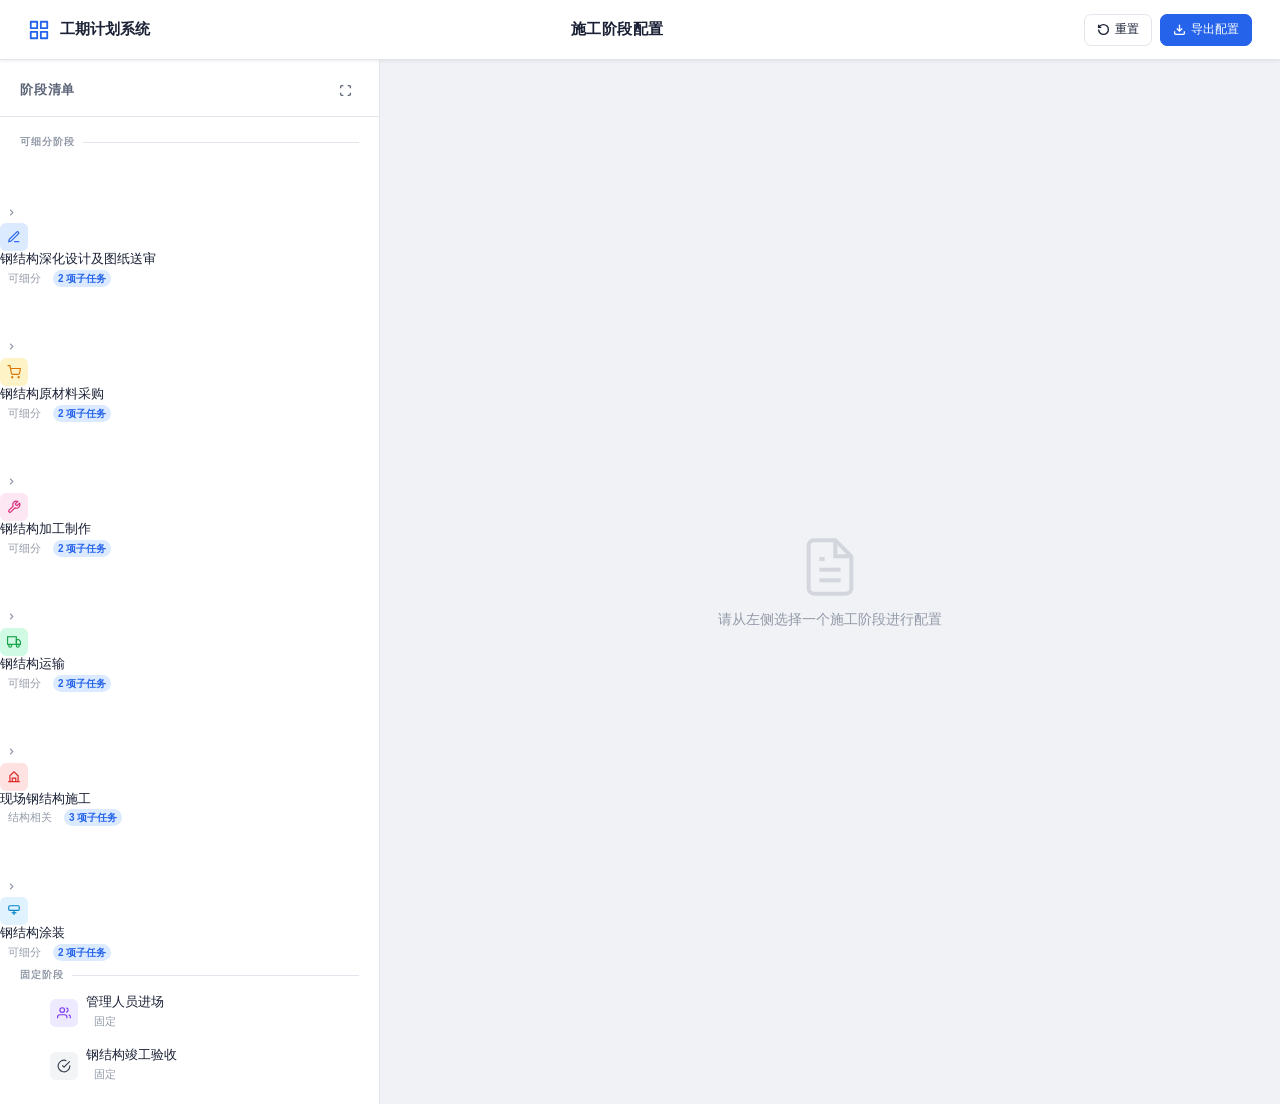
<file: construction-phase-config.html>
<!DOCTYPE html>
<html lang="zh-CN">
<head>
<meta charset="UTF-8">
<meta name="viewport" content="width=device-width, initial-scale=1.0">
<title>施工阶段配置 — 工期计划系统</title>
<style>
*, *::before, *::after { box-sizing: border-box; margin: 0; padding: 0; }

:root {
  --bg: #f0f2f5;
  --surface: #ffffff;
  --surface-2: #f8f9fb;
  --border: #e2e6ec;
  --border-strong: #c8cfd8;
  --text-primary: #1a2035;
  --text-secondary: #5c6478;
  --text-muted: #939aa8;
  --accent: #2563eb;
  --accent-light: #dbeafe;
  --accent-hover: #1d4ed8;
  --amber: #d97706;
  --amber-light: #fef3c7;
  --red: #dc2626;
  --red-light: #fee2e2;
  --green: #16a34a;
  --green-light: #dcfce7;
  --indigo: #4f46e5;
  --indigo-light: #eef2ff;
  --shadow-sm: 0 1px 3px rgba(0,0,0,0.08);
  --shadow-md: 0 4px 12px rgba(0,0,0,0.10);
  --shadow-lg: 0 8px 30px rgba(0,0,0,0.12);
  --radius: 10px;
  --radius-lg: 14px;
  --font: "PingFang SC", "Microsoft YaHei", "Segoe UI", sans-serif;
}

body {
  font-family: var(--font);
  background: var(--bg);
  color: var(--text-primary);
  min-height: 100dvh;
  display: flex;
  flex-direction: column;
}

/* ─── HEADER ─────────────────────────────── */
.header {
  background: var(--surface);
  border-bottom: 1px solid var(--border);
  padding: 0 28px;
  height: 60px;
  display: flex;
  align-items: center;
  gap: 16px;
  position: sticky;
  top: 0;
  z-index: 100;
  box-shadow: var(--shadow-sm);
}
.header-logo {
  display: flex;
  align-items: center;
  gap: 10px;
  font-weight: 700;
  font-size: 15px;
  color: var(--text-primary);
  white-space: nowrap;
}
.header-logo svg { color: var(--accent); }
.header-title {
  flex: 1;
  text-align: center;
  font-size: 15px;
  font-weight: 600;
  color: var(--text-primary);
  letter-spacing: 0.5px;
}
.header-actions { display: flex; gap: 8px; }

/* ─── LAYOUT ─────────────────────────────── */
.layout { display: flex; flex: 1; overflow: hidden; height: calc(100dvh - 60px); }

/* ─── LEFT PANEL — Phase Tree ─────────────── */
.left-panel {
  width: 380px;
  min-width: 300px;
  background: var(--surface);
  border-right: 1px solid var(--border);
  display: flex;
  flex-direction: column;
  overflow: hidden;
}
.panel-header {
  padding: 16px 20px 12px;
  border-bottom: 1px solid var(--border);
  display: flex;
  align-items: center;
  justify-content: space-between;
}
.panel-title {
  font-size: 13px;
  font-weight: 600;
  color: var(--text-secondary);
  text-transform: uppercase;
  letter-spacing: 0.8px;
}
.panel-body { flex: 1; overflow-y: auto; padding: 12px 0; }

/* ─── PHASE TREE ─────────────────────────── */
.phase-group-label {
  padding: 6px 20px 4px;
  font-size: 10px;
  font-weight: 700;
  color: var(--text-muted);
  text-transform: uppercase;
  letter-spacing: 1px;
  display: flex;
  align-items: center;
  gap: 8px;
}
.phase-group-label::after {
  content: '';
  flex: 1;
  height: 1px;
  background: var(--border);
}

.phase-item {
  border: none;
  background: transparent;
  width: 100%;
  text-align: left;
  cursor: pointer;
  outline: none;
  transition: background 0.15s;
  position: relative;
}
.phase-item:hover { background: var(--surface-2); }
.phase-item.active {
  background: var(--accent-light);
}
.phase-item.active::before {
  content: '';
  position: absolute;
  left: 0;
  top: 4px; bottom: 4px;
  width: 3px;
  background: var(--accent);
  border-radius: 0 3px 3px 0;
}

.phase-row {
  display: flex;
  align-items: center;
  gap: 8px;
  padding: 8px 12px 8px 20px;
  min-height: 44px;
}
.phase-expand {
  width: 22px; height: 22px;
  border: none; background: transparent;
  cursor: pointer;
  display: flex; align-items: center; justify-content: center;
  border-radius: 4px;
  color: var(--text-muted);
  flex-shrink: 0;
  transition: background 0.15s, color 0.15s;
}
.phase-expand:hover { background: var(--border); color: var(--text-primary); }
.phase-expand.expanded { transform: rotate(90deg); }
.phase-expand.hidden { visibility: hidden; }

.phase-icon {
  width: 28px; height: 28px;
  border-radius: 6px;
  display: flex; align-items: center; justify-content: center;
  flex-shrink: 0;
  font-size: 13px;
}
.phase-icon.design { background: #dbeafe; color: #2563eb; }
.phase-icon.purchase { background: #fef3c7; color: #d97706; }
.phase-icon.mfg { background: #fce7f3; color: #db2777; }
.phase-icon.transport { background: #d1fae5; color: #16a34a; }
.phase-icon.mgmt { background: #ede9fe; color: #7c3aed; }
.phase-icon.construction { background: #fee2e2; color: #dc2626; }
.phase-icon.coating { background: #e0f2fe; color: #0284c7; }
.phase-icon.accept { background: #f3f4f6; color: #374151; }
.phase-icon.project { background: #f1f5f9; color: #475569; }

.phase-info { flex: 1; min-width: 0; }
.phase-name {
  font-size: 13px;
  font-weight: 500;
  color: var(--text-primary);
  white-space: nowrap;
  overflow: hidden;
  text-overflow: ellipsis;
  line-height: 1.3;
}
.phase-name.custom { color: var(--indigo); }
.phase-sublabel {
  font-size: 10px;
  color: var(--text-muted);
  margin-top: 1px;
  display: flex; align-items: center; gap: 4px;
}
.sub-count-badge {
  background: var(--accent-light);
  color: var(--accent);
  font-size: 10px;
  font-weight: 600;
  padding: 1px 5px;
  border-radius: 10px;
  line-height: 1.5;
}
.phase-duration {
  font-size: 11px;
  color: var(--text-secondary);
  font-weight: 500;
  white-space: nowrap;
  flex-shrink: 0;
}
.phase-duration .unit { font-size: 10px; color: var(--text-muted); font-weight: 400; }

/* ─── SUB-ITEMS ─────────────────────────── */
.sub-items-container {
  display: none;
  padding-left: 44px;
  background: var(--surface-2);
  border-top: 1px solid var(--border);
  border-bottom: 1px solid var(--border);
  margin-bottom: 2px;
}
.sub-items-container.expanded { display: block; }

.sub-item {
  display: flex;
  align-items: center;
  gap: 8px;
  padding: 7px 12px;
  border-bottom: 1px solid var(--border);
  min-height: 38px;
  position: relative;
}
.sub-item:last-child { border-bottom: none; }
.sub-item-dot {
  width: 6px; height: 6px;
  border-radius: 50%;
  background: var(--border-strong);
  flex-shrink: 0;
}
.sub-item-info { flex: 1; min-width: 0; }
.sub-item-name {
  font-size: 12px;
  color: var(--text-primary);
  white-space: nowrap;
  overflow: hidden;
  text-overflow: ellipsis;
}
.sub-item-dates {
  font-size: 10px;
  color: var(--text-muted);
  margin-top: 1px;
}
.sub-item-duration {
  font-size: 11px;
  color: var(--text-secondary);
  font-weight: 500;
  flex-shrink: 0;
}
.sub-item-actions {
  display: flex; gap: 2px;
  opacity: 0;
  transition: opacity 0.15s;
  flex-shrink: 0;
}
.sub-item:hover .sub-item-actions { opacity: 1; }

/* ─── RIGHT PANEL — Detail Editor ────────── */
.right-panel {
  flex: 1;
  overflow-y: auto;
  padding: 24px;
  display: flex;
  flex-direction: column;
  gap: 20px;
}
.right-panel-empty {
  flex: 1;
  display: flex;
  flex-direction: column;
  align-items: center;
  justify-content: center;
  gap: 12px;
  color: var(--text-muted);
}
.right-panel-empty svg { opacity: 0.3; }
.right-panel-empty p { font-size: 14px; }

/* ─── CARDS ─────────────────────────────── */
.card {
  background: var(--surface);
  border: 1px solid var(--border);
  border-radius: var(--radius-lg);
  box-shadow: var(--shadow-sm);
  overflow: hidden;
}
.card-header {
  padding: 14px 20px;
  border-bottom: 1px solid var(--border);
  display: flex;
  align-items: center;
  gap: 10px;
  background: var(--surface-2);
}
.card-header-icon {
  width: 32px; height: 32px;
  border-radius: 8px;
  display: flex; align-items: center; justify-content: center;
}
.card-header-title { font-size: 14px; font-weight: 600; color: var(--text-primary); }
.card-header-sub { font-size: 11px; color: var(--text-muted); }
.card-body { padding: 20px; }

/* ─── FORM ELEMENTS ─────────────────────── */
.form-grid {
  display: grid;
  grid-template-columns: 1fr 1fr;
  gap: 16px;
}
.form-grid.full { grid-template-columns: 1fr; }
.form-group { display: flex; flex-direction: column; gap: 6px; }
.form-label {
  font-size: 12px;
  font-weight: 500;
  color: var(--text-secondary);
  display: flex; align-items: center; gap: 4px;
}
.form-label .required { color: var(--red); }
.form-input {
  height: 36px;
  padding: 0 12px;
  border: 1px solid var(--border);
  border-radius: 8px;
  font-size: 13px;
  font-family: var(--font);
  color: var(--text-primary);
  background: var(--surface);
  transition: border-color 0.15s, box-shadow 0.15s;
  outline: none;
}
.form-input:focus {
  border-color: var(--accent);
  box-shadow: 0 0 0 3px rgba(37,99,235,0.12);
}
.form-input:disabled {
  background: var(--surface-2);
  color: var(--text-muted);
  cursor: not-allowed;
}
.form-input.has-value { color: var(--accent); font-weight: 600; }
.form-hint { font-size: 11px; color: var(--text-muted); }

.date-display {
  height: 36px;
  padding: 0 12px;
  border: 1px solid var(--border);
  border-radius: 8px;
  font-size: 13px;
  font-family: var(--font);
  display: flex; align-items: center;
  background: var(--surface-2);
  color: var(--text-secondary);
  gap: 4px;
}
.date-display.calculated { color: var(--accent); font-weight: 600; }
.date-display .calc-icon {
  color: var(--accent);
  margin-left: auto;
}

/* ─── STATS BAR ─────────────────────────── */
.stats-bar {
  display: grid;
  grid-template-columns: repeat(4, 1fr);
  gap: 12px;
  margin-bottom: 4px;
}
.stat-item {
  background: var(--surface);
  border: 1px solid var(--border);
  border-radius: var(--radius);
  padding: 12px 16px;
  display: flex;
  flex-direction: column;
  gap: 4px;
}
.stat-value {
  font-size: 20px;
  font-weight: 700;
  color: var(--text-primary);
  line-height: 1;
}
.stat-label { font-size: 11px; color: var(--text-muted); }
.stat-item.highlight .stat-value { color: var(--accent); }
.stat-item.highlight { border-color: var(--accent-light); background: var(--accent-light); }

/* ─── SUB-ITEMS EDITOR ──────────────────── */
.sub-editor-header {
  display: flex;
  align-items: center;
  justify-content: space-between;
  padding: 14px 20px;
  border-bottom: 1px solid var(--border);
  background: var(--surface-2);
}
.sub-editor-title { font-size: 13px; font-weight: 600; color: var(--text-primary); }
.sub-list { padding: 8px 0; }
.sub-row {
  display: flex;
  align-items: center;
  gap: 10px;
  padding: 10px 20px;
  border-bottom: 1px solid var(--border);
  transition: background 0.12s;
}
.sub-row:hover { background: var(--surface-2); }
.sub-row:last-child { border-bottom: none; }
.sub-row-num {
  width: 20px;
  font-size: 11px;
  color: var(--text-muted);
  font-weight: 600;
  text-align: center;
  flex-shrink: 0;
}
.sub-row-fields { flex: 1; display: flex; gap: 8px; align-items: center; }
.sub-row-days {
  width: 72px;
  flex-shrink: 0;
}
.sub-row-dates {
  flex: 1;
  display: flex;
  gap: 6px;
  align-items: center;
  flex-wrap: wrap;
}
.sub-row-date {
  font-size: 11px;
  padding: 3px 8px;
  border-radius: 5px;
  background: var(--accent-light);
  color: var(--accent);
  font-weight: 600;
  white-space: nowrap;
}
.sub-row-date.end { background: var(--amber-light); color: var(--amber); }
.sub-row-arrow {
  color: var(--text-muted);
  font-size: 10px;
}
.sub-row-actions { display: flex; gap: 2px; flex-shrink: 0; }
.sub-empty {
  padding: 32px 20px;
  text-align: center;
  color: var(--text-muted);
  font-size: 13px;
  display: flex;
  flex-direction: column;
  align-items: center;
  gap: 8px;
}

/* ─── BUTTONS ───────────────────────────── */
.btn {
  display: inline-flex;
  align-items: center;
  gap: 5px;
  height: 32px;
  padding: 0 12px;
  border-radius: 7px;
  font-size: 12px;
  font-weight: 500;
  font-family: var(--font);
  cursor: pointer;
  border: 1px solid transparent;
  transition: all 0.15s;
  white-space: nowrap;
  outline: none;
}
.btn:active { transform: scale(0.97); }
.btn:focus-visible { box-shadow: 0 0 0 3px rgba(37,99,235,0.25); }
.btn-primary {
  background: var(--accent);
  color: #fff;
  border-color: var(--accent);
}
.btn-primary:hover { background: var(--accent-hover); border-color: var(--accent-hover); }
.btn-secondary {
  background: var(--surface);
  color: var(--text-primary);
  border-color: var(--border);
}
.btn-secondary:hover { background: var(--surface-2); border-color: var(--border-strong); }
.btn-ghost {
  background: transparent;
  color: var(--text-secondary);
  border-color: transparent;
  padding: 0 8px;
}
.btn-ghost:hover { background: var(--surface-2); color: var(--text-primary); }
.btn-danger { background: var(--red-light); color: var(--red); border-color: transparent; }
.btn-danger:hover { background: #fecaca; }
.btn-icon {
  width: 28px; height: 28px;
  padding: 0;
  display: flex; align-items: center; justify-content: center;
  border-radius: 6px;
  font-size: 13px;
  flex-shrink: 0;
}
.btn-icon.sm { width: 24px; height: 24px; font-size: 12px; }

/* ─── TOOLTIP ───────────────────────────── */
[data-tip] { position: relative; }
[data-tip]::after {
  content: attr(data-tip);
  position: absolute;
  bottom: calc(100% + 6px);
  left: 50%; transform: translateX(-50%);
  background: #1a2035;
  color: #fff;
  font-size: 11px;
  white-space: nowrap;
  padding: 4px 8px;
  border-radius: 5px;
  pointer-events: none;
  opacity: 0;
  transition: opacity 0.15s;
  z-index: 50;
}
[data-tip]:hover::after { opacity: 1; }

/* ─── SCROLLBAR ─────────────────────────── */
::-webkit-scrollbar { width: 5px; height: 5px; }
::-webkit-scrollbar-track { background: transparent; }
::-webkit-scrollbar-thumb { background: var(--border-strong); border-radius: 10px; }
::-webkit-scrollbar-thumb:hover { background: var(--text-muted); }

/* ─── DIVIDER ───────────────────────────── */
.divider { height: 1px; background: var(--border); margin: 4px 0; }

/* ─── TAGS ─────────────────────────────── */
.tag {
  display: inline-flex; align-items: center; gap: 4px;
  font-size: 11px; font-weight: 500;
  padding: 2px 8px; border-radius: 5px;
}
.tag-fixed { background: #f1f5f9; color: #64748b; }
.tag-sub { background: var(--accent-light); color: var(--accent); }
.tag-construction { background: #fee2e2; color: #dc2626; }

/* ─── PHASE HEADER DETAIL ─────────────── */
.phase-detail-badge {
  display: inline-flex;
  align-items: center;
  gap: 4px;
  font-size: 11px;
  font-weight: 500;
  padding: 2px 8px;
  border-radius: 5px;
  margin-left: 8px;
  vertical-align: middle;
}
.phase-detail-badge.fixed { background: #f1f5f9; color: #64748b; }
.phase-detail-badge.subdivisible { background: var(--accent-light); color: var(--accent); }
.phase-detail-badge.construction { background: #fee2e2; color: #dc2626; }

/* ─── DATE CALC HINT ───────────────────── */
.calc-hint {
  display: flex; align-items: center; gap: 6px;
  font-size: 11px; color: var(--text-muted);
  padding: 8px 12px;
  background: #f8fafc;
  border-radius: 6px;
  margin-top: 8px;
}
.calc-hint svg { color: var(--accent); flex-shrink: 0; }

/* ─── ADD SUB ROW ─────────────────────── */
.add-sub-form {
  display: flex;
  gap: 8px;
  padding: 12px 20px;
  border-top: 1px solid var(--border);
  background: var(--surface-2);
}
.add-sub-form .form-input { flex: 1; }

/* ─── ANIMATIONS ───────────────────────── */
@keyframes fadeIn {
  from { opacity: 0; transform: translateY(6px); }
  to { opacity: 1; transform: translateY(0); }
}
.card { animation: fadeIn 0.25s ease; }
.sub-row { animation: fadeIn 0.15s ease; }

/* ─── RESPONSIVE ───────────────────────── */
@media (max-width: 768px) {
  .layout { flex-direction: column; }
  .left-panel { width: 100%; height: 40%; border-right: none; border-bottom: 1px solid var(--border); }
  .form-grid { grid-template-columns: 1fr; }
  .stats-bar { grid-template-columns: 1fr 1fr; }
}
</style>
</head>
<body>

<!-- ─── HEADER ─────────────────────────────── -->
<header class="header">
  <div class="header-logo">
    <svg width="22" height="22" viewBox="0 0 24 24" fill="none" stroke="currentColor" stroke-width="2" stroke-linecap="round" stroke-linejoin="round">
      <rect x="3" y="3" width="7" height="7"/><rect x="14" y="3" width="7" height="7"/>
      <rect x="14" y="14" width="7" height="7"/><rect x="3" y="14" width="7" height="7"/>
    </svg>
    工期计划系统
  </div>
  <div class="header-title">施工阶段配置</div>
  <div class="header-actions">
    <button class="btn btn-secondary" onclick="resetToDefaults()" data-tip="恢复系统默认值">
      <svg width="13" height="13" viewBox="0 0 24 24" fill="none" stroke="currentColor" stroke-width="2.5"><path d="M3 12a9 9 0 1 0 9-9 9.75 9.75 0 0 0-6.74 2.74L3 8"/><path d="M3 3v5h5"/></svg>
      重置
    </button>
    <button class="btn btn-primary" onclick="exportConfig()">
      <svg width="13" height="13" viewBox="0 0 24 24" fill="none" stroke="currentColor" stroke-width="2.5"><path d="M21 15v4a2 2 0 0 1-2 2H5a2 2 0 0 1-2-2v-4"/><polyline points="7 10 12 15 17 10"/><line x1="12" y1="15" x2="12" y2="3"/></svg>
      导出配置
    </button>
  </div>
</header>

<!-- ─── MAIN LAYOUT ─────────────────────── -->
<div class="layout">
  <!-- LEFT: Phase Tree -->
  <aside class="left-panel">
    <div class="panel-header">
      <span class="panel-title">阶段清单</span>
      <button class="btn btn-ghost btn-icon" onclick="expandAll()" data-tip="全部展开">
        <svg width="13" height="13" viewBox="0 0 24 24" fill="none" stroke="currentColor" stroke-width="2.5"><path d="M8 3H5a2 2 0 0 0-2 2v3m18 0V5a2 2 0 0 0-2-2h-3m0 18h3a2 2 0 0 0 2-2v-3M3 16v3a2 2 0 0 0 2 2h3"/></svg>
      </button>
    </div>
    <div class="panel-body" id="phaseTree">
      <!-- Rendered by JS -->
    </div>
  </aside>

  <!-- RIGHT: Detail Editor -->
  <main class="right-panel" id="rightPanel">
    <div class="right-panel-empty" id="emptyState">
      <svg width="64" height="64" viewBox="0 0 24 24" fill="none" stroke="currentColor" stroke-width="1.5">
        <path d="M14 2H6a2 2 0 0 0-2 2v16a2 2 0 0 0 2 2h12a2 2 0 0 0 2-2V8z"/>
        <polyline points="14 2 14 8 20 8"/>
        <line x1="16" y1="13" x2="8" y2="13"/><line x1="16" y1="17" x2="8" y2="17"/>
        <polyline points="10 9 9 9 8 9"/>
      </svg>
      <p>请从左侧选择一个施工阶段进行配置</p>
    </div>
    <!-- Detail views rendered by JS -->
  </main>
</div>

<script>
// ══════════════════════════════════════════════
// DATA MODEL
// ══════════════════════════════════════════════

const PHASE_DEFAULTS = [
  {
    id: 'phase-design',
    name: '钢结构深化设计及图纸送审',
    type: 'subdivisible',
    icon: 'design',
    subItems: [
      { id: 'si-d1', name: '深化设计', days: 0, startDate: null, endDate: null },
      { id: 'si-d2', name: '图纸送审', days: 0, startDate: null, endDate: null }
    ],
    customName: '',
    days: 0,
    startDate: null,
    endDate: null,
    _expanded: false
  },
  {
    id: 'phase-purchase',
    name: '钢结构原材料采购',
    type: 'subdivisible',
    icon: 'purchase',
    subItems: [
      { id: 'si-p1', name: '材料采购', days: 0, startDate: null, endDate: null },
      { id: 'si-p2', name: '材料进场验收', days: 0, startDate: null, endDate: null }
    ],
    customName: '',
    days: 0,
    startDate: null,
    endDate: null,
    _expanded: false
  },
  {
    id: 'phase-mfg',
    name: '钢结构加工制作',
    type: 'subdivisible',
    icon: 'mfg',
    subItems: [
      { id: 'si-m1', name: '构件加工', days: 0, startDate: null, endDate: null },
      { id: 'si-m2', name: '质量检验', days: 0, startDate: null, endDate: null }
    ],
    customName: '',
    days: 0,
    startDate: null,
    endDate: null,
    _expanded: false
  },
  {
    id: 'phase-transport',
    name: '钢结构运输',
    type: 'subdivisible',
    icon: 'transport',
    subItems: [
      { id: 'si-t1', name: '装车发运', days: 0, startDate: null, endDate: null },
      { id: 'si-t2', name: '到场卸货', days: 0, startDate: null, endDate: null }
    ],
    customName: '',
    days: 0,
    startDate: null,
    endDate: null,
    _expanded: false
  },
  {
    id: 'phase-mgmt',
    name: '管理人员进场',
    type: 'fixed',
    icon: 'mgmt',
    subItems: [],
    customName: '',
    days: 0,
    startDate: null,
    endDate: null,
    _expanded: false
  },
  {
    id: 'phase-construction',
    name: '现场钢结构施工',
    type: 'construction',
    icon: 'construction',
    subItems: [
      { id: 'si-c1', name: '钢结构安装', days: 0, startDate: null, endDate: null },
      { id: 'si-c2', name: '高强螺栓紧固', days: 0, startDate: null, endDate: null },
      { id: 'si-c3', name: '焊接施工', days: 0, startDate: null, endDate: null }
    ],
    customName: '',
    days: 0,
    startDate: null,
    endDate: null,
    _expanded: false
  },
  {
    id: 'phase-coating',
    name: '钢结构涂装',
    type: 'subdivisible',
    icon: 'coating',
    subItems: [
      { id: 'si-ct1', name: '防腐涂装', days: 0, startDate: null, endDate: null },
      { id: 'si-ct2', name: '防火涂装', days: 0, startDate: null, endDate: null }
    ],
    customName: '',
    days: 0,
    startDate: null,
    endDate: null,
    _expanded: false
  },
  {
    id: 'phase-accept',
    name: '钢结构竣工验收',
    type: 'fixed',
    icon: 'accept',
    subItems: [],
    customName: '',
    days: 0,
    startDate: null,
    endDate: null,
    _expanded: false
  }
];

// Project-level config
const projectConfig = {
  name: '',
  baseDate: null // 基准日期，默认为今天
};

let phaseData = JSON.parse(JSON.stringify(PHASE_DEFAULTS));
let activePhaseId = null;
let nextSiId = 100;

// ══════════════════════════════════════════════
// DATE UTILITIES
// ══════════════════════════════════════════════

function fmtDate(dateStr) {
  if (!dateStr) return '—';
  const d = new Date(dateStr);
  return `${d.getFullYear()}-${String(d.getMonth()+1).padStart(2,'0')}-${String(d.getDate()).padStart(2,'0')}`;
}

function addDays(dateStr, days) {
  if (!dateStr || days === 0) return dateStr;
  const d = new Date(dateStr);
  d.setDate(d.getDate() + days);
  return d.toISOString().split('T')[0];
}

function subtractDays(dateStr, days) {
  return addDays(dateStr, -days);
}

function parseDate(str) {
  if (!str) return null;
  return new Date(str + 'T00:00:00');
}

function calcEndDate(startDate, days) {
  if (!startDate || !days) return null;
  return addDays(startDate, days - 1);
}

function calcStartDate(endDate, days) {
  if (!endDate || !days) return null;
  return subtractDays(endDate, days - 1);
}

function calcDays(startDate, endDate) {
  if (!startDate || !endDate) return 0;
  const s = parseDate(startDate);
  const e = parseDate(endDate);
  if (!s || !e || e < s) return 0;
  return Math.round((e - s) / 86400000) + 1;
}

function todayStr() {
  const d = new Date();
  return `${d.getFullYear()}-${String(d.getMonth()+1).padStart(2,'0')}-${String(d.getDate()).padStart(2,'0')}`;
}

function dateToLocalInput(dateStr) {
  if (!dateStr) return '';
  return dateStr;
}

// ══════════════════════════════════════════════
// RENDER — PHASE TREE
// ══════════════════════════════════════════════

function renderPhaseTree() {
  const container = document.getElementById('phaseTree');
  const phases = [
    { label: '项目管理', isProject: true },
    { label: null, isDivider: true },
    ...phaseData.map(p => ({ ...p, label: null, isDivider: false, isProject: false }))
  ];

  // Group: fixed / subdivisible
  const fixedPhases = phaseData.filter(p => p.type === 'fixed');
  const subPhases = phaseData.filter(p => p.type !== 'fixed');

  let html = '';

  // Subdivisible phases group
  if (subPhases.length) {
    html += '<div class="phase-group-label">可细分阶段</div>';
    subPhases.forEach(p => { html += renderPhaseItem(p, true); });
  }

  // Fixed phases group
  if (fixedPhases.length) {
    html += '<div class="phase-group-label">固定阶段</div>';
    fixedPhases.forEach(p => { html += renderPhaseItem(p, false); });
  }

  container.innerHTML = html;
}

function renderPhaseItem(phase, canExpand) {
  const displayName = phase.customName || phase.name;
  const hasSub = phase.subItems && phase.subItems.length > 0;
  const isActive = activePhaseId === phase.id;
  const totalDays = calcTotalDays(phase);
  const isExpanded = phase._expanded;

  const badgeMap = {
    'fixed': { label: '固定', cls: 'fixed' },
    'subdivisible': { label: '可细分', cls: 'subdivisible' },
    'construction': { label: '结构相关', cls: 'construction' }
  };
  const badge = badgeMap[phase.type] || badgeMap['subdivisible'];

  return `
    <div>
      <button class="phase-item ${isActive ? 'active' : ''}" onclick="selectPhase('${phase.id}')">
        <div class="phase-row">
          ${canExpand ? `
            <button class="phase-expand ${isExpanded ? 'expanded' : ''} ${!hasSub ? 'hidden' : ''}"
              onclick="event.stopPropagation(); toggleExpand('${phase.id}')">
              <svg width="11" height="11" viewBox="0 0 24 24" fill="none" stroke="currentColor" stroke-width="2.5"><polyline points="9 18 15 12 9 6"/></svg>
            </button>
          ` : '<div style="width:22px;flex-shrink:0"></div>'}
          <div class="phase-icon ${phase.icon}">
            ${getPhaseIconSvg(phase.icon)}
          </div>
          <div class="phase-info">
            <div class="phase-name ${phase.customName ? 'custom' : ''}" title="${displayName}">${displayName}</div>
            <div class="phase-sublabel">
              <span class="tag ${badge.cls}">${badge.label}</span>
              ${hasSub ? `<span class="sub-count-badge">${phase.subItems.length} 项子任务</span>` : ''}
            </div>
          </div>
          ${totalDays > 0 ? `
            <div class="phase-duration">${totalDays}<span class="unit"> 天</span></div>
          ` : ''}
        </div>
      </button>
      ${hasSub ? `
        <div class="sub-items-container ${isExpanded ? 'expanded' : ''}" id="sub-container-${phase.id}">
          ${phase.subItems.map(si => `
            <div class="sub-item">
              <div class="sub-item-dot"></div>
              <div class="sub-item-info">
                <div class="sub-item-name">${si.name || '未命名子任务'}</div>
                <div class="sub-item-dates">
                  ${si.startDate ? fmtDate(si.startDate) + ' ~ ' : '— ~ '}
                  ${si.endDate ? fmtDate(si.endDate) : '—'}
                </div>
              </div>
              ${si.days > 0 ? `<div class="sub-item-duration">${si.days} 天</div>` : ''}
              <div class="sub-item-actions">
                <button class="btn btn-icon btn-ghost sm" onclick="editSubItem('${phase.id}','${si.id}')" data-tip="编辑">
                  <svg width="11" height="11" viewBox="0 0 24 24" fill="none" stroke="currentColor" stroke-width="2.5"><path d="M11 4H4a2 2 0 0 0-2 2v14a2 2 0 0 0 2 2h14a2 2 0 0 0 2-2v-7"/><path d="M18.5 2.5a2.121 2.121 0 0 1 3 3L12 15l-4 1 1-4 9.5-9.5z"/></svg>
                </button>
                <button class="btn btn-icon btn-ghost sm" onclick="deleteSubItem('${phase.id}','${si.id}')" data-tip="删除">
                  <svg width="11" height="11" viewBox="0 0 24 24" fill="none" stroke="currentColor" stroke-width="2.5"><polyline points="3 6 5 6 21 6"/><path d="M19 6v14a2 2 0 0 1-2 2H7a2 2 0 0 1-2-2V6m3 0V4a1 1 0 0 1 1-1h4a1 1 0 0 1 1 1v2"/></svg>
                </button>
              </div>
            </div>
          `).join('')}
        </div>
      ` : ''}
    </div>
  `;
}

function getPhaseIconSvg(icon) {
  const icons = {
    design: '<svg width="14" height="14" viewBox="0 0 24 24" fill="none" stroke="currentColor" stroke-width="2"><path d="M12 20h9"/><path d="M16.5 3.5a2.121 2.121 0 0 1 3 3L7 19l-4 1 1-4L16.5 3.5z"/></svg>',
    purchase: '<svg width="14" height="14" viewBox="0 0 24 24" fill="none" stroke="currentColor" stroke-width="2"><circle cx="9" cy="21" r="1"/><circle cx="20" cy="21" r="1"/><path d="M1 1h4l2.68 13.39a2 2 0 0 0 2 1.61h9.72a2 2 0 0 0 2-1.61L23 6H6"/></svg>',
    mfg: '<svg width="14" height="14" viewBox="0 0 24 24" fill="none" stroke="currentColor" stroke-width="2"><path d="M14.7 6.3a1 1 0 0 0 0 1.4l1.6 1.6a1 1 0 0 0 1.4 0l3.77-3.77a6 6 0 0 1-7.94 7.94l-6.91 6.91a2.12 2.12 0 0 1-3-3l6.91-6.91a6 6 0 0 1 7.94-7.94l-3.76 3.76z"/></svg>',
    transport: '<svg width="14" height="14" viewBox="0 0 24 24" fill="none" stroke="currentColor" stroke-width="2"><rect x="1" y="3" width="15" height="13"/><polygon points="16 8 20 8 23 11 23 16 16 16 16 8"/><circle cx="5.5" cy="18.5" r="2.5"/><circle cx="18.5" cy="18.5" r="2.5"/></svg>',
    mgmt: '<svg width="14" height="14" viewBox="0 0 24 24" fill="none" stroke="currentColor" stroke-width="2"><path d="M17 21v-2a4 4 0 0 0-4-4H5a4 4 0 0 0-4 4v2"/><circle cx="9" cy="7" r="4"/><path d="M23 21v-2a4 4 0 0 0-3-3.87"/><path d="M16 3.13a4 4 0 0 1 0 7.75"/></svg>',
    construction: '<svg width="14" height="14" viewBox="0 0 24 24" fill="none" stroke="currentColor" stroke-width="2"><path d="M2 20h20"/><path d="M5 20V10l7-7 7 7v10"/><path d="M9 20v-6h6v6"/></svg>',
    coating: '<svg width="14" height="14" viewBox="0 0 24 24" fill="none" stroke="currentColor" stroke-width="2"><path d="M19 3H5a2 2 0 0 0-2 2v4a2 2 0 0 0 2 2h14a2 2 0 0 0 2-2V5a2 2 0 0 0-2-2z"/><path d="M12 11v8"/><path d="M8 15h8"/></svg>',
    accept: '<svg width="14" height="14" viewBox="0 0 24 24" fill="none" stroke="currentColor" stroke-width="2"><path d="M22 11.08V12a10 10 0 1 1-5.93-9.14"/><polyline points="22 4 12 14.01 9 11.01"/></svg>',
    project: '<svg width="14" height="14" viewBox="0 0 24 24" fill="none" stroke="currentColor" stroke-width="2"><path d="M3 9l9-7 9 7v11a2 2 0 0 1-2 2H5a2 2 0 0 1-2-2z"/><polyline points="9 22 9 12 15 12 15 22"/></svg>'
  };
  return icons[icon] || icons['project'];
}

function calcTotalDays(phase) {
  if (phase.subItems && phase.subItems.length > 0) {
    const subDays = phase.subItems.reduce((sum, si) => sum + (parseInt(si.days) || 0), 0);
    if (subDays > 0) return subDays;
  }
  return parseInt(phase.days) || 0;
}

// ══════════════════════════════════════════════
// RENDER — RIGHT PANEL DETAIL
// ══════════════════════════════════════════════

function renderRightPanel(phase) {
  const container = document.getElementById('rightPanel');
  const empty = document.getElementById('emptyState');
  if (empty) empty.style.display = 'none';

  const isFixed = phase.type === 'fixed';
  const hasSub = phase.subItems && phase.subItems.length > 0;
  const totalDays = calcTotalDays(phase);

  const badgeMap = {
    'fixed': { label: '固定阶段 · 不可细分', cls: 'fixed' },
    'subdivisible': { label: '可细分阶段 · 支持动态添加子任务', cls: 'subdivisible' },
    'construction': { label: '结构相关阶段 · 根据结构特点细分子任务', cls: 'construction' }
  };
  const badge = badgeMap[phase.type] || badgeMap['subdivisible'];

  const phaseDays = phase.days || 0;
  const phaseStart = phase.startDate || '';
  const phaseEnd = phase.endDate || '';

  container.innerHTML = `
    <!-- Summary Stats -->
    <div class="stats-bar">
      <div class="stat-item highlight">
        <div class="stat-value">${phaseDays || totalDays || 0}</div>
        <div class="stat-label">阶段总工期（天）</div>
      </div>
      <div class="stat-item">
        <div class="stat-value">${phaseStart ? fmtDate(phaseStart) : '—'}</div>
        <div class="stat-label">计划开始日期</div>
      </div>
      <div class="stat-item">
        <div class="stat-value">${phaseEnd ? fmtDate(phaseEnd) : '—'}</div>
        <div class="stat-label">计划结束日期</div>
      </div>
      <div class="stat-item">
        <div class="stat-value">${hasSub ? phase.subItems.length : 0}</div>
        <div class="stat-label">${isFixed ? '子任务数' : '已配置子任务'}</div>
      </div>
    </div>

    <!-- Phase Basic Info -->
    <div class="card">
      <div class="card-header">
        <div class="card-header-icon" style="background:var(--accent-light);color:var(--accent)">
          ${getPhaseIconSvg(phase.icon)}
        </div>
        <div>
          <div class="card-header-title">${phase.customName || phase.name}
            <span class="phase-detail-badge ${badge.cls}">${badge.label}</span>
          </div>
          <div class="card-header-sub">阶段基本信息配置</div>
        </div>
      </div>
      <div class="card-body">
        <div class="form-grid">
          <div class="form-group">
            <label class="form-label">阶段名称</label>
            <input type="text" class="form-input" id="phaseNameInput"
              value="${phase.customName || phase.name}"
              placeholder="输入阶段名称（留空使用系统默认值）"
              oninput="updatePhaseName('${phase.id}', this.value)">
            ${phase.customName ? '<span class="form-hint" style="color:var(--indigo)">已自定义名称，点击×恢复默认值</span>' : ''}
          </div>
          <div class="form-group">
            <label class="form-label">阶段工期（天）</label>
            <input type="number" class="form-input ${phaseDays > 0 ? 'has-value' : ''}" id="phaseDaysInput"
              value="${phaseDays || ''}"
              placeholder="输入天数"
              min="0" max="999"
              oninput="updatePhaseDays('${phase.id}', this.value)"
              ${isFixed && hasSub ? 'disabled' : ''}>
            ${isFixed && hasSub ? '<span class="form-hint">该阶段已配置子任务，工期由子任务自动汇总</span>' : ''}
          </div>
        </div>

        <div class="divider" style="margin:16px 0"></div>

        <div class="form-grid">
          <div class="form-group">
            <label class="form-label">开始日期</label>
            <input type="date" class="form-input ${phaseStart ? 'has-value' : ''}"
              id="phaseStartInput"
              value="${phaseStart}"
              onchange="updatePhaseStart('${phase.id}', this.value)">
          </div>
          <div class="form-group">
            <label class="form-label">结束日期</label>
            <input type="date" class="form-input ${phaseEnd ? 'has-value' : ''}"
              id="phaseEndInput"
              value="${phaseEnd}"
              onchange="updatePhaseEnd('${phase.id}', this.value)">
          </div>
        </div>

        <div class="calc-hint">
          <svg width="12" height="12" viewBox="0 0 24 24" fill="none" stroke="currentColor" stroke-width="2.5">
            <circle cx="12" cy="12" r="10"/><line x1="12" y1="8" x2="12" y2="12"/><line x1="12" y1="16" x2="12.01" y2="16"/>
          </svg>
          <span>填写天数后开始/结束日期自动计算；填写日期后天数自动推导；调整任一字段其余自动联动</span>
        </div>
      </div>
    </div>

    <!-- Sub Items Editor -->
    <div class="card">
      <div class="sub-editor-header">
        <div class="sub-editor-title">
          ${isFixed ? '子任务配置（该阶段为固定项，不支持添加子任务）' :
            (phase.type === 'construction' ? '子任务配置（根据结构特点动态配置）' : '子任务配置（动态添加）')}
        </div>
        ${!isFixed ? `
          <button class="btn btn-primary" onclick="showAddSubForm('${phase.id}')" style="height:28px;font-size:11px;padding:0 10px">
            <svg width="12" height="12" viewBox="0 0 24 24" fill="none" stroke="currentColor" stroke-width="2.5"><line x1="12" y1="5" x2="12" y2="19"/><line x1="5" y1="12" x2="19" y2="12"/></svg>
            添加子任务
          </button>
        ` : ''}
      </div>

      <!-- Sub items list -->
      ${hasSub ? `
        <div class="sub-list" id="subList-${phase.id}">
          ${phase.subItems.map((si, idx) => `
            <div class="sub-row" id="subrow-${si.id}">
              <div class="sub-row-num">${idx + 1}</div>
              <div class="sub-row-fields">
                <input type="text" class="form-input" style="flex:1;height:32px;font-size:12px"
                  value="${si.name}"
                  placeholder="子任务名称"
                  oninput="updateSubItemName('${phase.id}','${si.id}',this.value)">
                <div class="sub-row-days">
                  <input type="number" class="form-input ${si.days > 0 ? 'has-value' : ''}"
                    style="height:32px;font-size:12px;width:72px"
                    value="${si.days || ''}"
                    placeholder="天数"
                    min="0" max="999"
                    oninput="updateSubItemDays('${phase.id}','${si.id}',this.value)">
                </div>
                <div class="sub-row-dates">
                  <input type="date" class="form-input" style="height:32px;font-size:11px;width:130px"
                    value="${si.startDate || ''}"
                    onchange="updateSubItemStart('${phase.id}','${si.id}',this.value)">
                  <span class="sub-row-arrow">→</span>
                  <input type="date" class="form-input" style="height:32px;font-size:11px;width:130px"
                    value="${si.endDate || ''}"
                    onchange="updateSubItemEnd('${phase.id}','${si.id}',this.value)">
                </div>
              </div>
              <div class="sub-row-actions">
                <button class="btn btn-icon btn-ghost sm" onclick="moveSubItem('${phase.id}','${si.id}',-1)" data-tip="上移">
                  <svg width="11" height="11" viewBox="0 0 24 24" fill="none" stroke="currentColor" stroke-width="2.5"><polyline points="18 15 12 9 6 15"/></svg>
                </button>
                <button class="btn btn-icon btn-ghost sm" onclick="moveSubItem('${phase.id}','${si.id}',1)" data-tip="下移">
                  <svg width="11" height="11" viewBox="0 0 24 24" fill="none" stroke="currentColor" stroke-width="2.5"><polyline points="6 9 12 15 18 9"/></svg>
                </button>
                <button class="btn btn-icon btn-danger sm" onclick="deleteSubItemFromEditor('${phase.id}','${si.id}')" data-tip="删除">
                  <svg width="11" height="11" viewBox="0 0 24 24" fill="none" stroke="currentColor" stroke-width="2.5"><polyline points="3 6 5 6 21 6"/><path d="M19 6v14a2 2 0 0 1-2 2H7a2 2 0 0 1-2-2V6m3 0V4a1 1 0 0 1 1-1h4a1 1 0 0 1 1 1v2"/></svg>
                </button>
              </div>
            </div>
          `).join('')}
        </div>

        <!-- Add sub item form (hidden by default) -->
        <div id="addSubForm-${phase.id}" style="display:none">
          <div class="add-sub-form">
            <input type="text" class="form-input" id="newSubName-${phase.id}" placeholder="输入子任务名称" style="height:32px;font-size:12px">
            <input type="number" class="form-input" id="newSubDays-${phase.id}" placeholder="天数" min="0" style="height:32px;font-size:12px;width:72px">
            <button class="btn btn-primary" onclick="addSubItem('${phase.id}')" style="height:32px;font-size:12px;padding:0 10px">确认添加</button>
            <button class="btn btn-secondary" onclick="hideAddSubForm('${phase.id}')" style="height:32px;font-size:12px;padding:0 10px">取消</button>
          </div>
        </div>

        <div class="calc-hint" style="margin:0 20px 16px;border-radius:0 0 8px 8px">
          <svg width="12" height="12" viewBox="0 0 24 24" fill="none" stroke="currentColor" stroke-width="2.5">
            <circle cx="12" cy="12" r="10"/><line x1="12" y1="8" x2="12" y2="12"/><line x1="12" y1="16" x2="12.01" y2="16"/>
          </svg>
          <span>子任务工期汇总至阶段总工期，结束日期自动取最后一个子任务完成时间</span>
        </div>
      ` : !isFixed ? `
        <div class="sub-empty">
          <svg width="32" height="32" viewBox="0 0 24 24" fill="none" stroke="currentColor" stroke-width="1.5" style="opacity:0.3">
            <rect x="3" y="3" width="18" height="18" rx="2" ry="2"/>
            <line x1="12" y1="8" x2="12" y2="16"/><line x1="8" y1="12" x2="16" y2="12"/>
          </svg>
          <span>暂无子任务，请点击上方「添加子任务」开始配置</span>
          <button class="btn btn-primary" onclick="showAddSubForm('${phase.id}')" style="height:28px;font-size:11px;margin-top:4px">
            <svg width="12" height="12" viewBox="0 0 24 24" fill="none" stroke="currentColor" stroke-width="2.5"><line x1="12" y1="5" x2="12" y2="19"/><line x1="5" y1="12" x2="19" y2="12"/></svg>
            添加第一个子任务
          </button>
        </div>
      ` : `
        <div class="sub-empty">
          <svg width="32" height="32" viewBox="0 0 24 24" fill="none" stroke="currentColor" stroke-width="1.5" style="opacity:0.3">
            <rect x="3" y="3" width="18" height="18" rx="2" ry="2"/>
            <line x1="9" y1="9" x2="15" y2="15"/><line x1="15" y1="9" x2="9" y2="15"/>
          </svg>
          <span>该阶段为固定项，不支持细分</span>
        </div>
      `}
    </div>
  `;
}

// ══════════════════════════════════════════════
// PHASE INTERACTIONS
// ══════════════════════════════════════════════

function selectPhase(id) {
  activePhaseId = id;
  const phase = phaseData.find(p => p.id === id);
  if (!phase) return;
  renderPhaseTree();
  renderRightPanel(phase);
  // scroll phase into view
  const el = document.querySelector(`.phase-item[onclick="selectPhase('${id}')"]`);
  if (el) el.scrollIntoView({ behavior: 'smooth', block: 'nearest' });
}

function toggleExpand(id) {
  const phase = phaseData.find(p => p.id === id);
  if (!phase) return;
  phase._expanded = !phase._expanded;
  renderPhaseTree();
}

function expandAll() {
  phaseData.forEach(p => { p._expanded = p.subItems && p.subItems.length > 0; });
  renderPhaseTree();
}

// ══════════════════════════════════════════════
// PHASE FIELD UPDATES
// ══════════════════════════════════════════════

function updatePhaseName(id, value) {
  const phase = phaseData.find(p => p.id === id);
  if (!phase) return;
  // If value matches default, treat as empty (reset to default)
  const trimmed = value.trim();
  phase.customName = (trimmed && trimmed !== phase.name) ? trimmed : '';
  renderPhaseTree();
  // update header title in editor
  const titleEl = document.querySelector('.card-header-title');
  if (titleEl) {
    titleEl.innerHTML = (phase.customName || phase.name) +
      `<span class="phase-detail-badge ${badgeMap(phase.type).cls}">${badgeMap(phase.type).label}</span>`;
  }
}

function badgeMap(type) {
  const m = {
    'fixed': { label: '固定阶段 · 不可细分', cls: 'fixed' },
    'subdivisible': { label: '可细分阶段', cls: 'subdivisible' },
    'construction': { label: '结构相关阶段', cls: 'construction' }
  };
  return m[type] || m['subdivisible'];
}

function updatePhaseDays(id, value) {
  const phase = phaseData.find(p => p.id === id);
  if (!phase) return;
  const days = parseInt(value) || 0;
  phase.days = days;

  if (days > 0 && phase.startDate) {
    phase.endDate = calcEndDate(phase.startDate, days);
  } else if (days > 0 && phase.endDate) {
    phase.startDate = calcStartDate(phase.endDate, days);
  } else if (days === 0) {
    phase.endDate = null;
    phase.startDate = null;
  }

  renderPhaseTree();
  if (activePhaseId === id) renderRightPanel(phase);
}

function updatePhaseStart(id, value) {
  const phase = phaseData.find(p => p.id === id);
  if (!phase) return;
  phase.startDate = value || null;

  if (value && phase.days > 0) {
    phase.endDate = calcEndDate(value, phase.days);
  } else if (value && phase.endDate) {
    phase.days = calcDays(value, phase.endDate);
  }

  renderPhaseTree();
  if (activePhaseId === id) renderRightPanel(phase);
}

function updatePhaseEnd(id, value) {
  const phase = phaseData.find(p => p.id === id);
  if (!phase) return;
  phase.endDate = value || null;

  if (value && phase.days > 0) {
    phase.startDate = calcStartDate(value, phase.days);
  } else if (value && phase.startDate) {
    phase.days = calcDays(phase.startDate, value);
  }

  renderPhaseTree();
  if (activePhaseId === id) renderRightPanel(phase);
}

// ══════════════════════════════════════════════
// SUB-ITEM MANAGEMENT
// ══════════════════════════════════════════════

function showAddSubForm(id) {
  const form = document.getElementById(`addSubForm-${id}`);
  if (!form) return;
  form.style.display = 'flex';
  const nameInput = document.getElementById(`newSubName-${id}`);
  if (nameInput) nameInput.focus();
}

function hideAddSubForm(id) {
  const form = document.getElementById(`addSubForm-${id}`);
  if (form) form.style.display = 'none';
  const nameInput = document.getElementById(`newSubName-${id}`);
  const daysInput = document.getElementById(`newSubDays-${id}`);
  if (nameInput) nameInput.value = '';
  if (daysInput) daysInput.value = '';
}

function addSubItem(phaseId) {
  const phase = phaseData.find(p => p.id === phaseId);
  if (!phase) return;

  const nameInput = document.getElementById(`newSubName-${phaseId}`);
  const daysInput = document.getElementById(`newSubDays-${phaseId}`);

  const name = nameInput ? nameInput.value.trim() : '';
  const days = parseInt(daysInput ? daysInput.value : 0) || 0;

  if (!name) {
    nameInput && nameInput.focus();
    return;
  }

  const newSi = {
    id: 'si-' + (nextSiId++),
    name: name,
    days: days,
    startDate: null,
    endDate: null
  };

  // Auto-calculate dates based on existing sub-items
  if (days > 0 && phase.subItems.length > 0) {
    const lastSi = phase.subItems[phase.subItems.length - 1];
    if (lastSi.endDate) {
      newSi.startDate = addDays(lastSi.endDate, 1);
      newSi.endDate = calcEndDate(newSi.startDate, days);
    }
  }

  phase.subItems.push(newSi);
  phase._expanded = true;
  hideAddSubForm(phaseId);
  renderPhaseTree();
  if (activePhaseId === phaseId) renderRightPanel(phase);
}

function updateSubItemName(phaseId, siId, value) {
  const phase = phaseData.find(p => p.id === phaseId);
  if (!phase) return;
  const si = phase.subItems.find(s => s.id === siId);
  if (si) si.name = value.trim() || si.name;
  renderPhaseTree();
}

function updateSubItemDays(phaseId, siId, value) {
  const phase = phaseData.find(p => p.id === phaseId);
  if (!phase) return;
  const si = phase.subItems.find(s => s.id === siId);
  if (!si) return;

  const days = parseInt(value) || 0;
  si.days = days;

  if (days > 0 && si.startDate) {
    si.endDate = calcEndDate(si.startDate, days);
  } else if (days > 0 && si.endDate) {
    si.startDate = calcStartDate(si.endDate, days);
  } else if (days === 0) {
    si.startDate = null;
    si.endDate = null;
  }

  // Cascade: update subsequent sub-items
  cascadeSubItems(phase, siId);

  // Update phase total
  updatePhaseFromSubItems(phase);

  renderPhaseTree();
  if (activePhaseId === phaseId) renderRightPanel(phase);
}

function updateSubItemStart(phaseId, siId, value) {
  const phase = phaseData.find(p => p.id === phaseId);
  if (!phase) return;
  const si = phase.subItems.find(s => s.id === siId);
  if (!si) return;

  si.startDate = value || null;
  if (value && si.days > 0) {
    si.endDate = calcEndDate(value, si.days);
  } else if (value && si.endDate) {
    si.days = calcDays(value, si.endDate);
  }

  cascadeSubItems(phase, siId);
  updatePhaseFromSubItems(phase);
  renderPhaseTree();
  if (activePhaseId === phaseId) renderRightPanel(phase);
}

function updateSubItemEnd(phaseId, siId, value) {
  const phase = phaseData.find(p => p.id === phaseId);
  if (!phase) return;
  const si = phase.subItems.find(s => s.id === siId);
  if (!si) return;

  si.endDate = value || null;
  if (value && si.days > 0) {
    si.startDate = calcStartDate(value, si.days);
  } else if (value && si.startDate) {
    si.days = calcDays(si.startDate, value);
  }

  cascadeSubItems(phase, siId);
  updatePhaseFromSubItems(phase);
  renderPhaseTree();
  if (activePhaseId === phaseId) renderRightPanel(phase);
}

function cascadeSubItems(phase, afterSiId) {
  const idx = phase.subItems.findIndex(s => s.id === afterSiId);
  if (idx < 0) return;

  // Propagate end date of changed item to subsequent items (shift forward)
  const changedSi = phase.subItems[idx];
  if (changedSi.endDate) {
    for (let i = idx + 1; i < phase.subItems.length; i++) {
      const cur = phase.subItems[i];
      if (cur.days > 0) {
        cur.startDate = addDays(phase.subItems[i - 1].endDate || changedSi.endDate, 1);
        cur.endDate = calcEndDate(cur.startDate, cur.days);
      } else if (!cur.days && cur.startDate) {
        // No days set, keep start but clear end
        cur.endDate = null;
      }
    }
  }
}

function updatePhaseFromSubItems(phase) {
  if (!phase.subItems || phase.subItems.length === 0) return;

  const totalDays = phase.subItems.reduce((sum, si) => sum + (parseInt(si.days) || 0), 0);
  const firstSi = phase.subItems[0];
  const lastSi = phase.subItems[phase.subItems.length - 1];

  if (totalDays > 0) {
    phase.days = totalDays;
    phase.startDate = firstSi.startDate;
    phase.endDate = lastSi.endDate;
  }
}

function deleteSubItemFromEditor(phaseId, siId) {
  const phase = phaseData.find(p => p.id === phaseId);
  if (!phase) return;
  phase.subItems = phase.subItems.filter(s => s.id !== siId);
  updatePhaseFromSubItems(phase);
  renderPhaseTree();
  if (activePhaseId === phaseId) renderRightPanel(phase);
}

function deleteSubItem(phaseId, siId) {
  deleteSubItemFromEditor(phaseId, siId);
}

function editSubItem(phaseId, siId) {
  selectPhase(phaseId);
  // Scroll to the sub-item row
  setTimeout(() => {
    const row = document.getElementById(`subrow-${siId}`);
    if (row) row.scrollIntoView({ behavior: 'smooth', block: 'center' });
  }, 100);
}

function moveSubItem(phaseId, siId, direction) {
  const phase = phaseData.find(p => p.id === phaseId);
  if (!phase) return;
  const idx = phase.subItems.findIndex(s => s.id === siId);
  if (idx < 0) return;
  const newIdx = idx + direction;
  if (newIdx < 0 || newIdx >= phase.subItems.length) return;

  const [item] = phase.subItems.splice(idx, 1);
  phase.subItems.splice(newIdx, 0, item);
  renderPhaseTree();
  if (activePhaseId === phaseId) renderRightPanel(phase);
}

// ══════════════════════════════════════════════
// RESET & EXPORT
// ══════════════════════════════════════════════

function resetToDefaults() {
  if (!confirm('确定要恢复系统默认值吗？所有自定义配置将被清除。')) return;
  phaseData = JSON.parse(JSON.stringify(PHASE_DEFAULTS));
  nextSiId = 100;
  activePhaseId = null;
  document.getElementById('rightPanel').innerHTML = `
    <div class="right-panel-empty" id="emptyState">
      <svg width="64" height="64" viewBox="0 0 24 24" fill="none" stroke="currentColor" stroke-width="1.5">
        <path d="M14 2H6a2 2 0 0 0-2 2v16a2 2 0 0 0 2 2h12a2 2 0 0 0 2-2V8z"/>
        <polyline points="14 2 14 8 20 8"/>
        <line x1="16" y1="13" x2="8" y2="13"/><line x1="16" y1="17" x2="8" y2="17"/>
      </svg>
      <p>请从左侧选择一个施工阶段进行配置</p>
    </div>
  `;
  renderPhaseTree();
}

function exportConfig() {
  const config = {
    exportedAt: new Date().toISOString(),
    project: { name: projectConfig.name, baseDate: projectConfig.baseDate },
    phases: phaseData.map(p => ({
      id: p.id,
      displayName: p.customName || p.name,
      defaultName: p.name,
      isCustomName: !!p.customName,
      type: p.type,
      days: p.days || (p.subItems ? p.subItems.reduce((s, si) => s + (parseInt(si.days) || 0), 0) : 0),
      startDate: p.startDate,
      endDate: p.endDate,
      subItems: p.subItems.map(si => ({
        id: si.id,
        name: si.name,
        days: parseInt(si.days) || 0,
        startDate: si.startDate,
        endDate: si.endDate
      }))
    }))
  };

  const blob = new Blob([JSON.stringify(config, null, 2)], { type: 'application/json' });
  const url = URL.createObjectURL(blob);
  const a = document.createElement('a');
  a.href = url;
  a.download = `施工阶段配置_${todayStr()}.json`;
  a.click();
  URL.revokeObjectURL(url);
}

// ══════════════════════════════════════════════
// INIT
// ══════════════════════════════════════════════

renderPhaseTree();
</script>
</body>
</html>
</file>
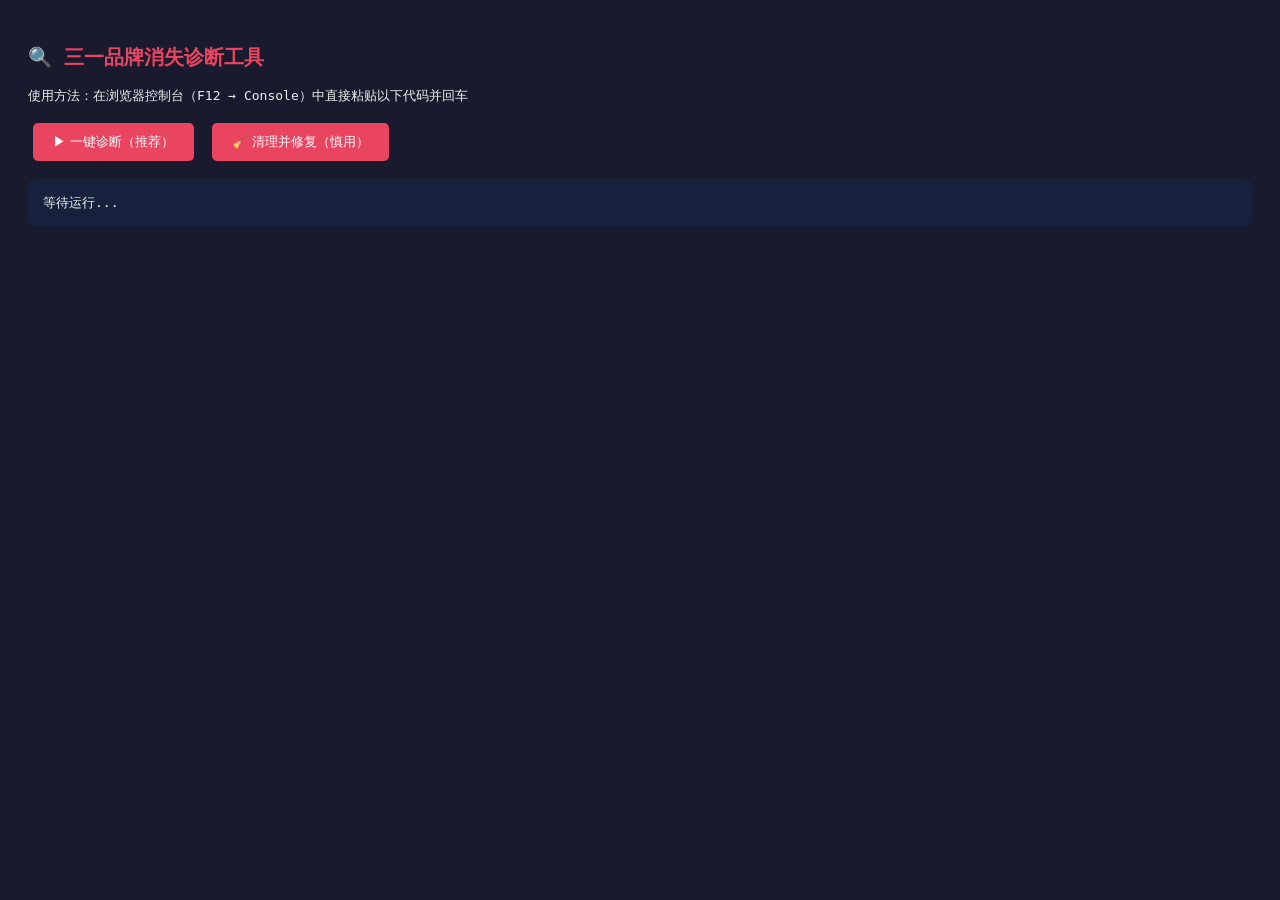
<file: diagnose_sany.html>
<!DOCTYPE html>
<html lang="zh">
<head>
<meta charset="UTF-8">
<title>三一品牌诊断</title>
<style>
body{font-family:monospace;padding:20px;background:#1a1a2e;color:#eee}
h2{color:#e94560}
.good{color:#0f0}
.bad{color:#f00}
.info{color:#ffd700}
pre{background:#16213e;padding:15px;border-radius:8px;overflow-x:auto}
button{background:#e94560;color:#fff;border:none;padding:10px 20px;border-radius:5px;cursor:pointer;margin:5px}
button:hover{background:#ff6b6b}
</style>
</head>
<body>
<h2>🔍 三一品牌消失诊断工具</h2>
<p>使用方法：在浏览器控制台（F12 → Console）中直接粘贴以下代码并回车</p>

<button onclick="runAll()">▶ 一键诊断（推荐）</button>
<button onclick="cleanup()">🧹 清理并修复（慎用）</button>

<pre id="output">等待运行...</pre>

<script>
var OUT = document.getElementById('output');

function log(msg, type){
  var cls = type || '';
  OUT.innerHTML += '<span class="'+cls+'">'+msg+'</span>\n';
  OUT.scrollTop = OUT.scrollHeight;
}

function hr(){
  OUT.innerHTML += '<span style="color:#555">──────────────────────────────</span>\n';
}

function runAll(){
  OUT.innerHTML = '';
  log('开始诊断...', 'info');
  hr();

  // Step 1: 检查 localStorage
  log('[Step 1] 检查 localStorage', 'info');
  var uc = [];
  try { uc = JSON.parse(localStorage.getItem('crane_portable_user_cranes') || '[]'); } catch(e){}
  log('  localStorage 条目总数: ' + uc.length, uc.length > 0 ? 'bad' : 'good');

  var sanyAll = uc.filter(function(c){ return c.brand === '三一'; });
  log('  其中三一条目: ' + sanyAll.length, sanyAll.length > 0 ? 'bad' : 'good');

  var sanyNonCar = sanyAll.filter(function(c){ return c.type !== '汽车吊'; });
  log('  三一非汽车吊条目: ' + sanyNonCar.length, sanyNonCar.length > 0 ? 'bad' : 'good');

  if(sanyNonCar.length > 0){
    log('  ⚠ 发现 ' + sanyNonCar.length + ' 条三一非汽车吊，会覆盖同名内置汽车吊！', 'bad');
    sanyNonCar.forEach(function(c){
      log('    ID:' + c.id + ' | 型号:' + c.model + ' | 类型:' + c.type, 'bad');
    });
  } else {
    log('  ✓ localStorage 中无三一非汽车吊数据', 'good');
  }
  hr();

  // Step 2: 检查 data.cranes
  log('[Step 2] 检查 data.cranes 内存状态', 'info');
  if(typeof data === 'undefined' || !data.cranes){
    log('  data 尚未加载（可能需要从服务器加载 data.js）', 'info');
  } else {
    var sanyCars = data.cranes.filter(function(c){
      return c.brand === '三一' && c.type === '汽车吊';
    });
    var sanyCarsUserAdded = sanyCars.filter(function(c){ return c._user_added === true; });
    log('  三一汽车吊总数: ' + sanyCars.length, sanyCars.length === 0 ? 'bad' : 'good');
    log('  其中 _user_added=true: ' + sanyCarsUserAdded.length, sanyCarsUserAdded.length > 0 ? 'bad' : 'good');

    if(sanyCarsUserAdded.length > 0){
      log('  ⚠ 有 ' + sanyCarsUserAdded.length + ' 台三一汽车吊被标记为 _user_added！', 'bad');
      log('  这些条目会被 liftOnBrandChange 过滤掉', 'bad');
      sanyCarsUserAdded.slice(0,5).forEach(function(c){
        log('    ID:' + c.id + ' | 型号:' + c.model + ' | type:' + c.type, 'bad');
      });
    } else if(sanyCars.length > 0) {
      log('  ✓ 三一汽车吊正常（内置数据）', 'good');
    } else {
      log('  ⚠ 三一汽车吊数量为 0！', 'bad');
    }
  }
  hr();

  // Step 3: 结论
  log('[结论]', 'info');
  if(sanyNonCar.length > 0){
    log('  问题确认：localStorage 中有三一非汽车吊数据覆盖了同名汽车吊', 'bad');
    log('  解决方案：点击上方 [🧹 清理并修复] 按钮清除冲突条目', 'info');
    log('  （这只会清除冲突条目，其他用户录入数据不受影响）', 'info');
  } else {
    log('  localStorage 中未发现冲突数据', 'good');
    if(typeof data !== 'undefined' && data.cranes && data.cranes.filter(function(c){return c.brand==='三一'&&c.type==='汽车吊'&&c._user_added===true;}).length > 0){
      log('  但 data.cranes 内存中有被标记的条目，请刷新页面重试', 'info');
    } else {
      log('  未发现问题，三一应该正常显示', 'good');
    }
  }
}

function cleanup(){
  if(!confirm('这将清除 localStorage 中所有三一非汽车吊条目？\n（如有三一塔吊数据需重新导入）')) return;

  var uc = JSON.parse(localStorage.getItem('crane_portable_user_cranes') || '[]');
  var before = uc.length;
  var removed = uc.filter(function(c){ return c.brand === '三一' && c.type !== '汽车吊'; });
  uc = uc.filter(function(c){ return !(c.brand === '三一' && c.type !== '汽车吊'); });
  var after = uc.length;
  localStorage.setItem('crane_portable_user_cranes', JSON.stringify(uc));

  log('已清除 ' + (before - after) + ' 条冲突条目', 'bad');
  log('其中三一非汽车吊: ' + removed.length, 'info');
  removed.forEach(function(c){
    log('  已删除: ' + c.model + ' (' + c.type + ')', 'info');
  });
  log('请刷新页面（F5）使修复生效', 'info');
}
</script>
</body>
</html>
</file>
